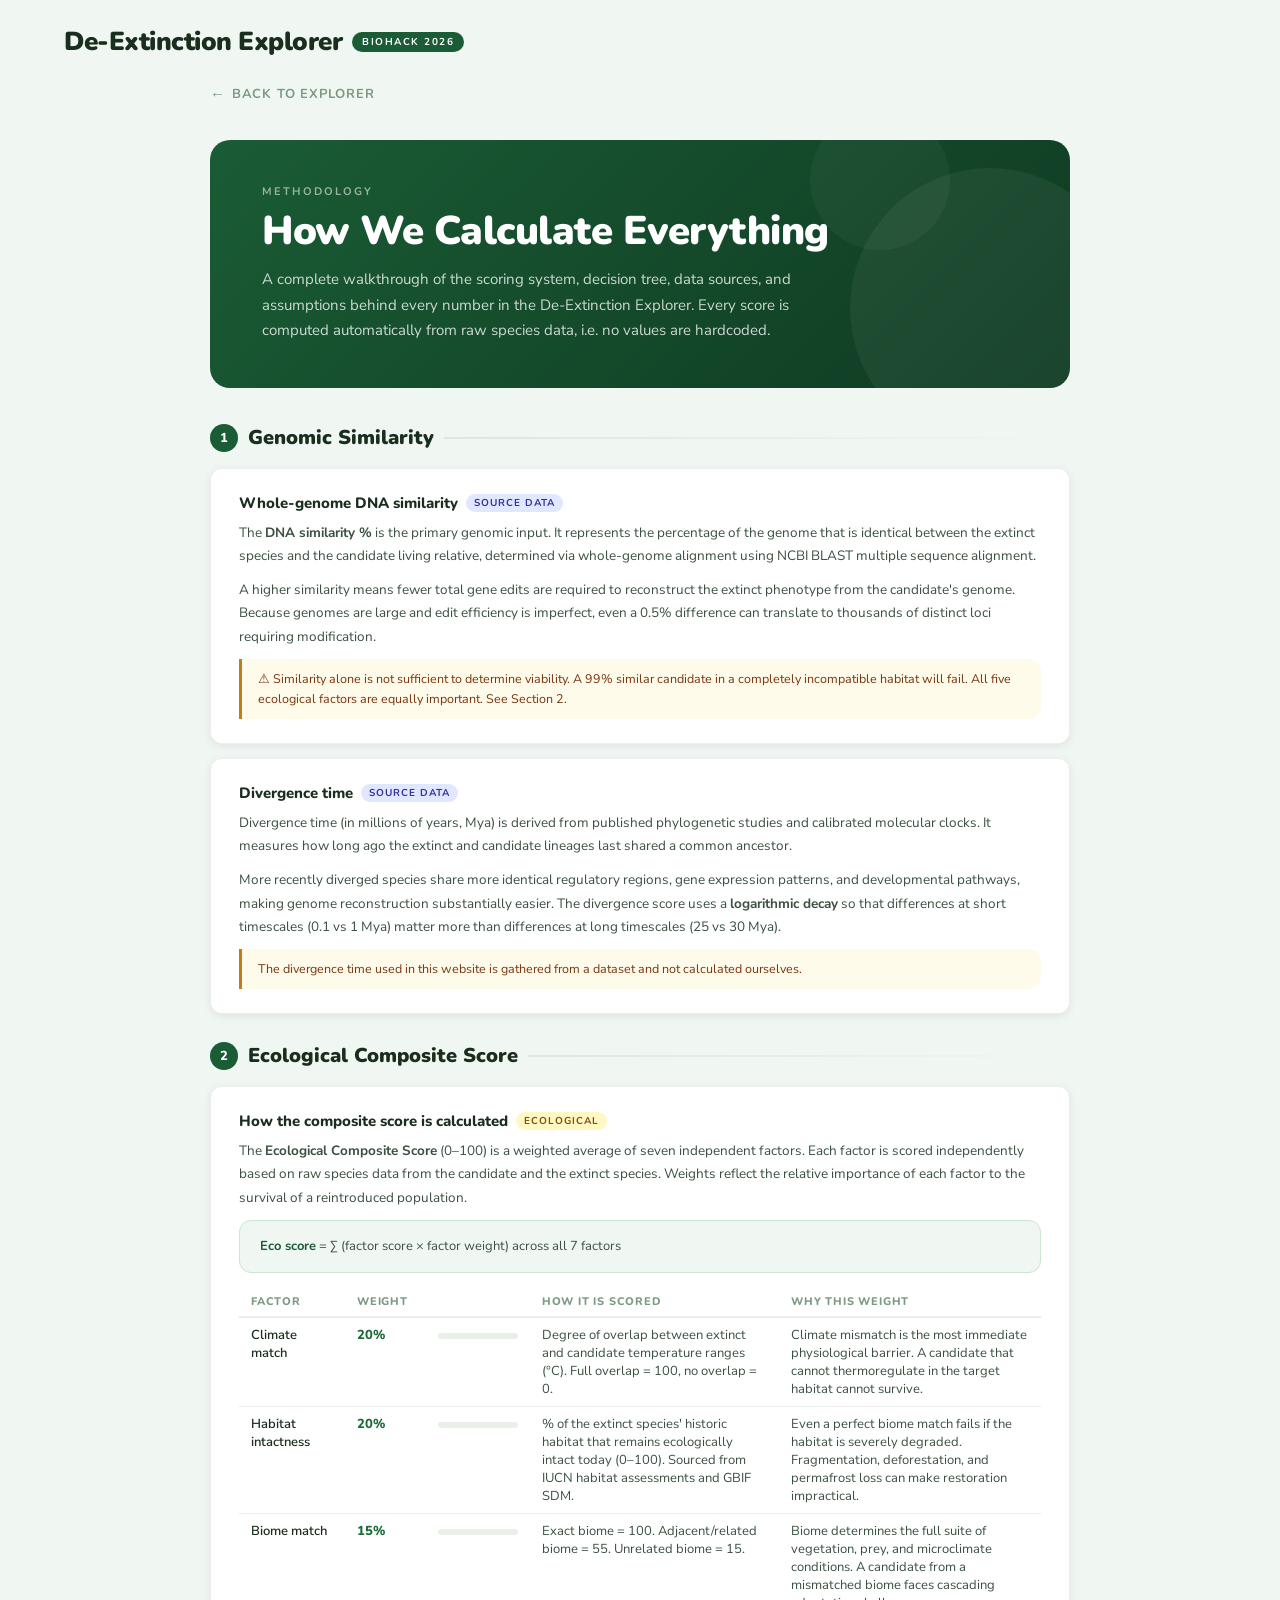
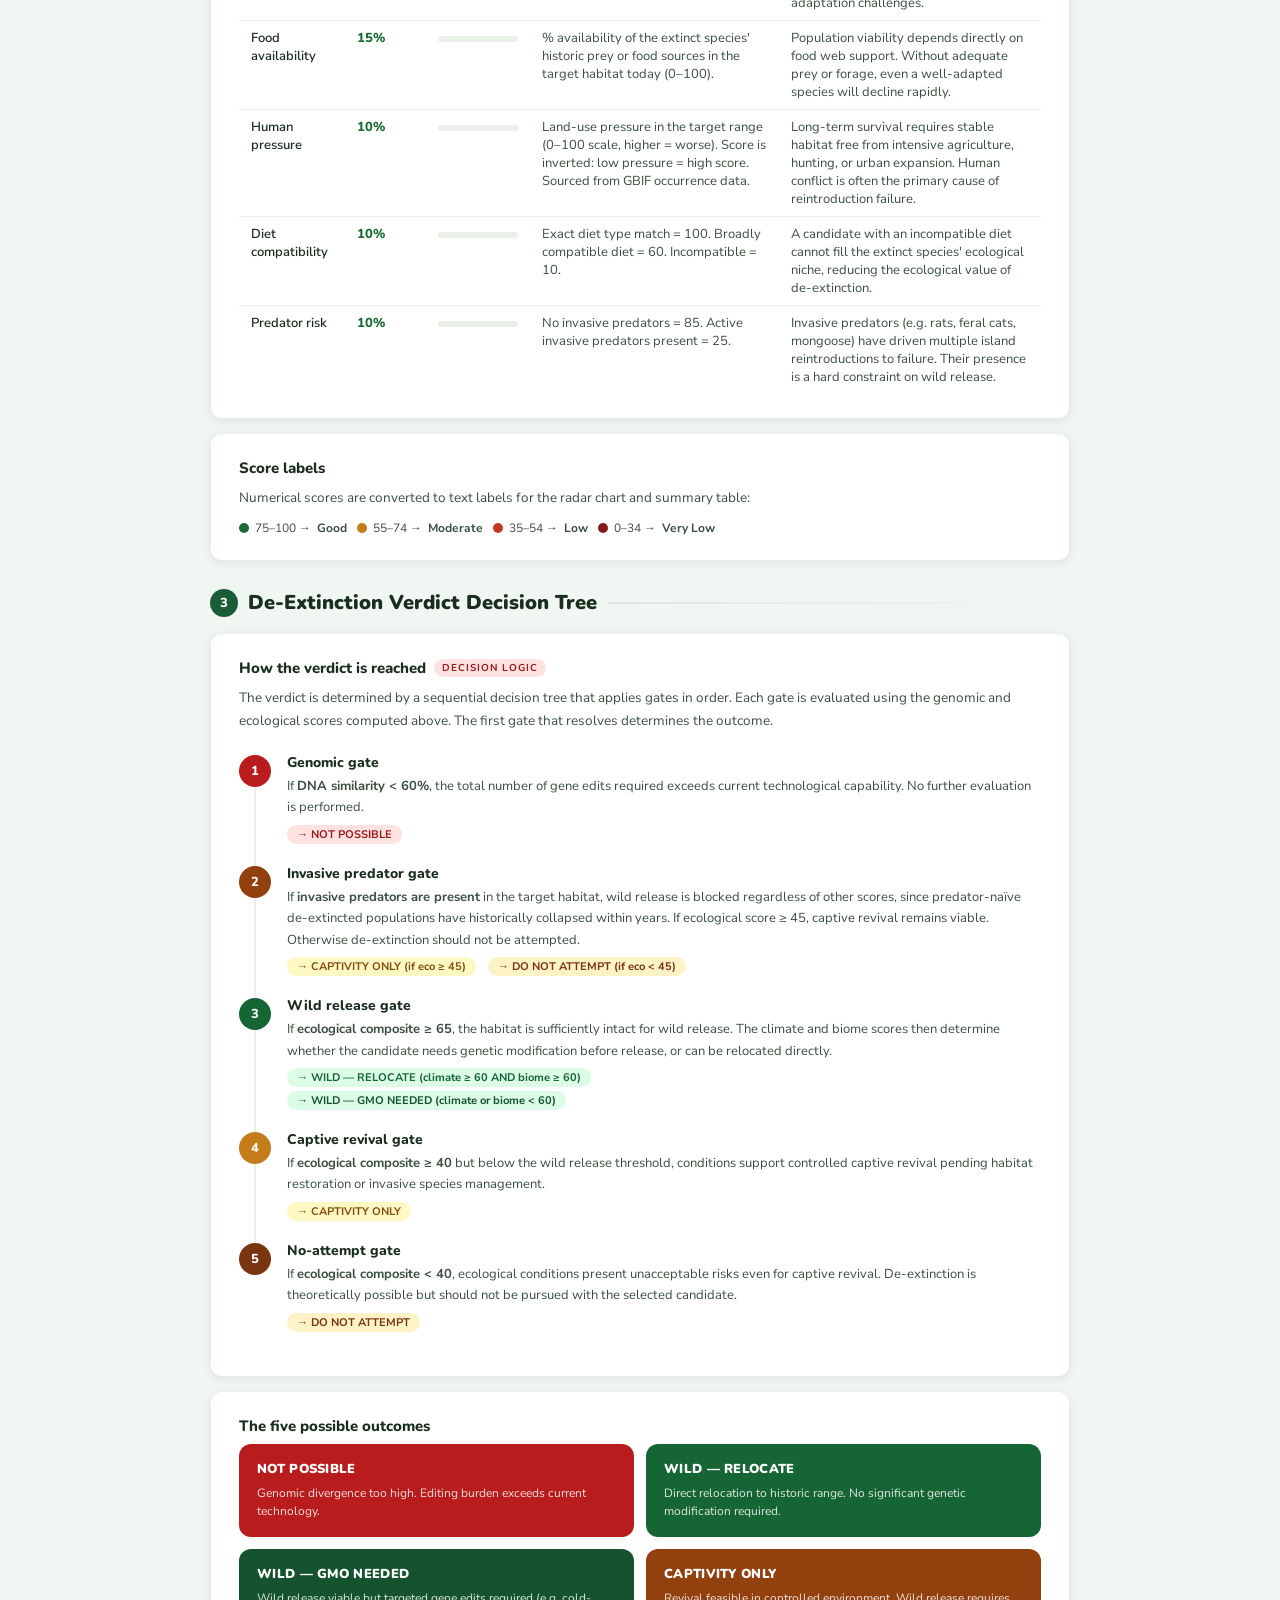
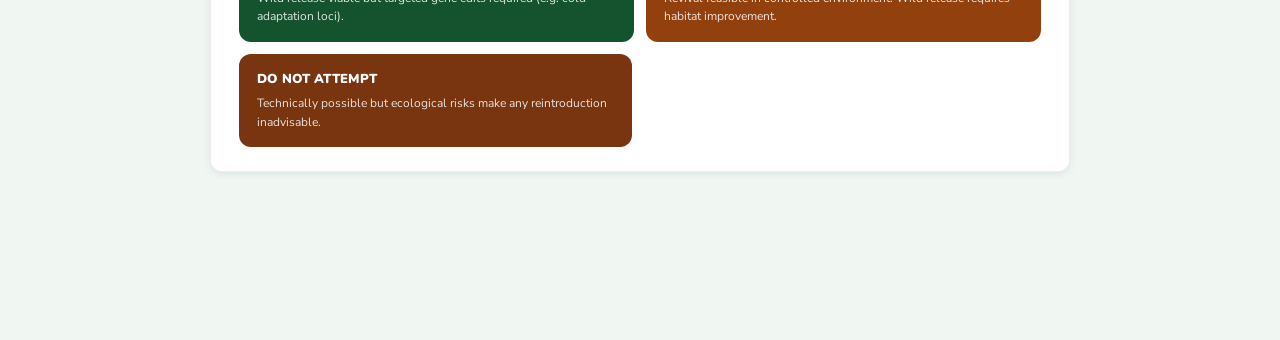
<file: methodology.html>
<!-- BIOHACK 2026 -->
<!-- Team name: rex-the-devs -->

<!DOCTYPE html>
<html lang="en">
<head>
  <meta charset="UTF-8">
  <meta name="viewport" content="width=device-width, initial-scale=1.0">
  <title>How We Calculate Everything · De-Extinction Explorer</title>
  <link rel="stylesheet" href="styles.css">
  <style>
    /* ── Methodology page overrides ─────────────────────────────── */
    .meth-wrap {
      max-width: 860px;
      margin: 0 auto;
      padding: 0 0 80px;
    }

    /* Back link */
    .meth-back {
      display: inline-flex;
      align-items: center;
      gap: 6px;
      font-family: 'Nunito', sans-serif;
      font-weight: 700;
      font-size: 13px;
      color: var(--text-faint);
      text-decoration: none;
      text-transform: uppercase;
      letter-spacing: 0.8px;
      margin-bottom: 36px;
      transition: color 0.15s;
    }
    .meth-back:hover { color: var(--text); }
    .meth-back::before { content: '←'; font-size: 15px; }

    /* Hero banner */
    .meth-hero {
      background: linear-gradient(135deg, #1a5c35 0%, #0f3a22 100%);
      border-radius: var(--radius);
      padding: 44px 52px;
      color: #fff;
      margin-bottom: 36px;
      position: relative;
      overflow: hidden;
    }
    .meth-hero::before {
      content: '';
      position: absolute;
      bottom: -60px; right: -60px;
      width: 280px; height: 280px;
      border-radius: 50%;
      background: rgba(255,255,255,0.05);
      pointer-events: none;
    }
    .meth-hero::after {
      content: '';
      position: absolute;
      top: -30px; right: 120px;
      width: 140px; height: 140px;
      border-radius: 50%;
      background: rgba(255,255,255,0.04);
      pointer-events: none;
    }
    .meth-hero-tag {
      font-family: 'Nunito', sans-serif;
      font-weight: 700;
      font-size: 11px;
      letter-spacing: 2px;
      text-transform: uppercase;
      opacity: 0.55;
      margin-bottom: 10px;
    }
    .meth-hero-title {
      font-family: 'Nunito', sans-serif;
      font-weight: 900;
      font-size: clamp(28px, 4vw, 40px);
      letter-spacing: -0.5px;
      line-height: 1.1;
      margin-bottom: 14px;
      position: relative;
      z-index: 1;
    }
    .meth-hero-sub {
      font-size: 15px;
      opacity: 0.78;
      line-height: 1.7;
      max-width: 580px;
      position: relative;
      z-index: 1;
    }

    /* Section headings */
    .meth-section {
      margin-bottom: 28px;
    }
    .meth-section-title {
      font-family: 'Nunito', sans-serif;
      font-weight: 900;
      font-size: 20px;
      color: var(--text);
      margin-bottom: 16px;
      display: flex;
      align-items: center;
      gap: 10px;
    }
    .meth-section-title::after {
      content: '';
      flex: 1;
      height: 2px;
      background: linear-gradient(90deg, var(--border), transparent);
      border-radius: 2px;
    }
    .meth-section-num {
      display: inline-flex;
      align-items: center;
      justify-content: center;
      width: 28px; height: 28px;
      border-radius: 50%;
      background: #1a5c35;
      color: #fff;
      font-family: 'Nunito', sans-serif;
      font-weight: 800;
      font-size: 13px;
      flex-shrink: 0;
    }

    /* Cards */
    .meth-card {
      background: var(--white);
      border-radius: var(--radius-sm);
      padding: 24px 28px;
      box-shadow: var(--shadow-sm);
      border: 1.5px solid var(--border);
      margin-bottom: 14px;
    }
    .meth-card-title {
      font-family: 'Nunito', sans-serif;
      font-weight: 800;
      font-size: 15px;
      color: var(--text);
      margin-bottom: 8px;
      display: flex;
      align-items: center;
      gap: 8px;
    }
    .meth-card-title .meth-badge {
      font-size: 10px;
      font-weight: 700;
      letter-spacing: 1px;
      text-transform: uppercase;
      padding: 2px 8px;
      border-radius: 20px;
    }
    .meth-badge.genomic  { background: #dcfce7; color: #166534; }
    .meth-badge.eco      { background: #fef9c3; color: #854d0e; }
    .meth-badge.decision { background: #fee2e2; color: #991b1b; }
    .meth-badge.source   { background: #e0e7ff; color: #3730a3; }

    .meth-card p {
      font-size: 13.5px;
      color: var(--text-mid);
      line-height: 1.75;
      margin-bottom: 10px;
    }
    .meth-card p:last-child { margin-bottom: 0; }

    /* Factor weight table */
    .factor-table {
      width: 100%;
      border-collapse: collapse;
      font-size: 13px;
      margin-top: 4px;
    }
    .factor-table th {
      text-align: left;
      padding: 7px 12px;
      font-family: 'Nunito', sans-serif;
      font-weight: 800;
      font-size: 11px;
      letter-spacing: 0.8px;
      text-transform: uppercase;
      color: var(--text-faint);
      border-bottom: 2px solid var(--border);
    }
    .factor-table td {
      padding: 8px 12px;
      border-bottom: 1px solid var(--border);
      color: var(--text-mid);
      vertical-align: top;
    }
    .factor-table tr:last-child td { border-bottom: none; }
    .factor-table tr:hover td { background: #f8fbf8; }
    .factor-table .ft-name { font-weight: 600; color: var(--text); }
    .factor-table .ft-weight {
      font-family: 'Nunito', sans-serif;
      font-weight: 800;
      color: #1a6b35;
    }
    .ft-bar-wrap {
      width: 80px;
      height: 6px;
      background: #e8f0e8;
      border-radius: 3px;
      overflow: hidden;
      display: inline-block;
      vertical-align: middle;
      margin-left: 6px;
    }
    .ft-bar { height: 100%; border-radius: 3px; background: #1a6b35; }

    /* Decision tree flow */
    .flow {
      display: flex;
      flex-direction: column;
      gap: 0;
    }
    .flow-step {
      display: flex;
      gap: 16px;
      align-items: flex-start;
      position: relative;
    }
    .flow-step::before {
      content: '';
      position: absolute;
      left: 15px;
      top: 32px;
      bottom: -4px;
      width: 2px;
      background: var(--border);
    }
    .flow-step:last-child::before { display: none; }
    .flow-dot {
      width: 32px; height: 32px;
      border-radius: 50%;
      display: flex;
      align-items: center;
      justify-content: center;
      font-family: 'Nunito', sans-serif;
      font-weight: 800;
      font-size: 13px;
      color: #fff;
      flex-shrink: 0;
      margin-top: 2px;
      z-index: 1;
    }
    .flow-body {
      flex: 1;
      padding-bottom: 20px;
    }
    .flow-title {
      font-family: 'Nunito', sans-serif;
      font-weight: 800;
      font-size: 14px;
      color: var(--text);
      margin-bottom: 4px;
    }
    .flow-desc {
      font-size: 13px;
      color: var(--text-mid);
      line-height: 1.65;
    }
    .flow-outcome {
      display: inline-block;
      margin-top: 6px;
      padding: 2px 10px;
      border-radius: 20px;
      font-size: 11px;
      font-weight: 700;
    }
    .fo-green  { background: #dcfce7; color: #166534; }
    .fo-amber  { background: #fef9c3; color: #854d0e; }
    .fo-red    { background: #fee2e2; color: #991b1b; }
    .fo-brown  { background: #fef3c7; color: #78350f; }

    /* Verdict outcome grid */
    .verdict-grid {
      display: grid;
      grid-template-columns: repeat(2, 1fr);
      gap: 12px;
      margin-top: 4px;
    }
    .verdict-item {
      border-radius: var(--radius-sm);
      padding: 16px 18px;
      color: #fff;
    }
    .verdict-item-name {
      font-family: 'Nunito', sans-serif;
      font-weight: 900;
      font-size: 13px;
      letter-spacing: 0.3px;
      margin-bottom: 6px;
    }
    .verdict-item-desc {
      font-size: 12px;
      opacity: 0.85;
      line-height: 1.55;
    }

    /* Score label key */
    .score-labels {
      display: flex;
      gap: 10px;
      flex-wrap: wrap;
      margin-top: 6px;
    }
    .score-label-item {
      display: flex;
      align-items: center;
      gap: 6px;
      font-size: 12px;
      color: var(--text-mid);
    }
    .sl-dot {
      width: 10px; height: 10px;
      border-radius: 50%;
      flex-shrink: 0;
    }

    /* Source chips */
    .source-chips {
      display: flex;
      flex-wrap: wrap;
      gap: 8px;
      margin-top: 8px;
    }
    .source-chip {
      background: #f0f7f2;
      border: 1.5px solid #d0e8d8;
      border-radius: 20px;
      padding: 4px 12px;
      font-size: 11px;
      font-weight: 600;
      color: var(--text-mid);
      text-decoration: none;
      transition: all 0.15s;
    }
    .source-chip:hover { background: #d0e8d8; color: var(--text); }

    /* Formula box */
    .formula-box {
      background: #f0f7f2;
      border: 1.5px solid #c8e6d0;
      border-radius: var(--radius-sm);
      padding: 14px 20px;
      font-family: 'Nunito', monospace;
      font-size: 13px;
      color: var(--text-mid);
      margin: 10px 0;
      line-height: 1.8;
    }
    .formula-box strong { color: #1a5c35; }

    /* Inline note */
    .meth-note {
      background: #fffbeb;
      border-left: 3px solid #c47c1a;
      padding: 10px 16px;
      border-radius: 0 var(--radius-sm) var(--radius-sm) 0;
      font-size: 12.5px;
      color: #78350f;
      line-height: 1.6;
      margin-top: 10px;
    }
  </style>
</head>
<body>
<div id="app">

  <!-- ── Header ─────────────────────────────────────────────── -->
  <header>
    <div class="logo">
      De-Extinction Explorer
      <span class="logo-badge">BioHack 2026</span>
    </div>
  </header>

  <div class="meth-wrap">

    <a href="index.html" class="meth-back">Back to Explorer</a>

    <!-- Hero banner -->
    <div class="meth-hero">
      <div class="meth-hero-tag">Methodology</div>
      <div class="meth-hero-title">How We Calculate Everything</div>
      <div class="meth-hero-sub">
        A complete walkthrough of the scoring system, decision tree, data sources, and assumptions
        behind every number in the De-Extinction Explorer. Every score is computed automatically
        from raw species data, i.e. no values are hardcoded.
      </div>
    </div>

    <!-- ── 1. Genomic Similarity ────────────────────────────────── -->
    <div class="meth-section">
      <div class="meth-section-title">
        <span class="meth-section-num">1</span>
        Genomic Similarity
      </div>

      <div class="meth-card">
        <div class="meth-card-title">
          Whole-genome DNA similarity
          <span class="meth-badge source">Source data</span>
        </div>
        <p>
          The <strong>DNA similarity %</strong> is the primary genomic input. It represents
          the percentage of the genome that is identical between the extinct species and the
          candidate living relative, determined via whole-genome alignment using
          NCBI BLAST multiple sequence alignment.
        </p>
        <p>
          A higher similarity means fewer total gene edits are required to reconstruct the
          extinct phenotype from the candidate's genome. Because genomes are large and
          edit efficiency is imperfect, even a 0.5% difference can translate to thousands
          of distinct loci requiring modification.
        </p>
        <div class="meth-note">
          ⚠ Similarity alone is not sufficient to determine viability. A 99% similar
          candidate in a completely incompatible habitat will fail. All five ecological
          factors are equally important. See Section 2.
        </div>
      </div>

      <div class="meth-card">
        <div class="meth-card-title">
          Divergence time
          <span class="meth-badge source">Source data</span>
        </div>
        <p>
          Divergence time (in millions of years, Mya) is derived from published phylogenetic
          studies and calibrated molecular clocks. It measures how long ago the extinct
          and candidate lineages last shared a common ancestor.
        </p>
        <p>
          More recently diverged species share more identical regulatory regions, gene
          expression patterns, and developmental pathways, making genome reconstruction
          substantially easier. The divergence score uses a <strong>logarithmic decay</strong>
          so that differences at short timescales (0.1 vs 1 Mya) matter more than differences
          at long timescales (25 vs 30 Mya).
        </p>
        <div class="meth-note">
          The divergence time used in this website is gathered from a dataset and not calculated ourselves.
        </div>
      </div>
    </div>

    <!-- ── 2. Ecological Score ───────────────────────────────────── -->
    <div class="meth-section">
      <div class="meth-section-title">
        <span class="meth-section-num">2</span>
        Ecological Composite Score
      </div>

      <div class="meth-card">
        <div class="meth-card-title">
          How the composite score is calculated
          <span class="meth-badge eco">Ecological</span>
        </div>
        <p>
          The <strong>Ecological Composite Score</strong> (0–100) is a weighted average
          of seven independent factors. Each factor is scored independently based on raw
          species data from the candidate and the extinct species. Weights reflect the
          relative importance of each factor to the survival of a reintroduced population.
        </p>
        <div class="formula-box">
          <strong>Eco score</strong> = Σ (factor score × factor weight) across all 7 factors
        </div>

        <table class="factor-table" style="margin-top:14px;">
          <thead>
            <tr>
              <th>Factor</th>
              <th>Weight</th>
              <th style="min-width:90px;"></th>
              <th>How it is scored</th>
              <th>Why this weight</th>
            </tr>
          </thead>
          <tbody>
            <tr>
              <td class="ft-name">Climate match</td>
              <td class="ft-weight">20%</td>
              <td><span class="ft-bar-wrap"><span class="ft-bar" style="width:100%"></span></span></td>
              <td>Degree of overlap between extinct and candidate temperature ranges (°C). Full overlap = 100, no overlap = 0.</td>
              <td>Climate mismatch is the most immediate physiological barrier. A candidate that cannot thermoregulate in the target habitat cannot survive.</td>
            </tr>
            <tr>
              <td class="ft-name">Habitat intactness</td>
              <td class="ft-weight">20%</td>
              <td><span class="ft-bar-wrap"><span class="ft-bar" style="width:100%"></span></span></td>
              <td>% of the extinct species' historic habitat that remains ecologically intact today (0–100). Sourced from IUCN habitat assessments and GBIF SDM.</td>
              <td>Even a perfect biome match fails if the habitat is severely degraded. Fragmentation, deforestation, and permafrost loss can make restoration impractical.</td>
            </tr>
            <tr>
              <td class="ft-name">Biome match</td>
              <td class="ft-weight">15%</td>
              <td><span class="ft-bar-wrap"><span class="ft-bar" style="width:75%"></span></span></td>
              <td>Exact biome = 100. Adjacent/related biome = 55. Unrelated biome = 15.</td>
              <td>Biome determines the full suite of vegetation, prey, and microclimate conditions. A candidate from a mismatched biome faces cascading adaptation challenges.</td>
            </tr>
            <tr>
              <td class="ft-name">Food availability</td>
              <td class="ft-weight">15%</td>
              <td><span class="ft-bar-wrap"><span class="ft-bar" style="width:75%"></span></span></td>
              <td>% availability of the extinct species' historic prey or food sources in the target habitat today (0–100).</td>
              <td>Population viability depends directly on food web support. Without adequate prey or forage, even a well-adapted species will decline rapidly.</td>
            </tr>
            <tr>
              <td class="ft-name">Human pressure</td>
              <td class="ft-weight">10%</td>
              <td><span class="ft-bar-wrap"><span class="ft-bar" style="width:50%"></span></span></td>
              <td>Land-use pressure in the target range (0–100 scale, higher = worse). Score is inverted: low pressure = high score. Sourced from GBIF occurrence data.</td>
              <td>Long-term survival requires stable habitat free from intensive agriculture, hunting, or urban expansion. Human conflict is often the primary cause of reintroduction failure.</td>
            </tr>
            <tr>
              <td class="ft-name">Diet compatibility</td>
              <td class="ft-weight">10%</td>
              <td><span class="ft-bar-wrap"><span class="ft-bar" style="width:50%"></span></span></td>
              <td>Exact diet type match = 100. Broadly compatible diet = 60. Incompatible = 10.</td>
              <td>A candidate with an incompatible diet cannot fill the extinct species' ecological niche, reducing the ecological value of de-extinction.</td>
            </tr>
            <tr>
              <td class="ft-name">Predator risk</td>
              <td class="ft-weight">10%</td>
              <td><span class="ft-bar-wrap"><span class="ft-bar" style="width:50%"></span></span></td>
              <td>No invasive predators = 85. Active invasive predators present = 25.</td>
              <td>Invasive predators (e.g. rats, feral cats, mongoose) have driven multiple island reintroductions to failure. Their presence is a hard constraint on wild release.</td>
            </tr>
          </tbody>
        </table>
      </div>

      <div class="meth-card">
        <div class="meth-card-title">Score labels</div>
        <p>Numerical scores are converted to text labels for the radar chart and summary table:</p>
        <div class="score-labels">
          <div class="score-label-item"><span class="sl-dot" style="background:#1a6b35"></span>75–100 → <strong>Good</strong></div>
          <div class="score-label-item"><span class="sl-dot" style="background:#c47c1a"></span>55–74 → <strong>Moderate</strong></div>
          <div class="score-label-item"><span class="sl-dot" style="background:#c0392b"></span>35–54 → <strong>Low</strong></div>
          <div class="score-label-item"><span class="sl-dot" style="background:#7f1d1d"></span>0–34 → <strong>Very Low</strong></div>
        </div>
      </div>
    </div>

    <!-- ── 3. Decision Tree ──────────────────────────────────────── -->
    <div class="meth-section">
      <div class="meth-section-title">
        <span class="meth-section-num">3</span>
        De-Extinction Verdict Decision Tree
      </div>

      <div class="meth-card">
        <div class="meth-card-title">
          How the verdict is reached
          <span class="meth-badge decision">Decision logic</span>
        </div>
        <p>
          The verdict is determined by a sequential decision tree that applies gates in order.
          Each gate is evaluated using the genomic and ecological scores computed above.
          The first gate that resolves determines the outcome.
        </p>

        <div class="flow" style="margin-top:20px;">

          <div class="flow-step">
            <div class="flow-dot" style="background:#b91c1c;">1</div>
            <div class="flow-body">
              <div class="flow-title">Genomic gate</div>
              <div class="flow-desc">
                If <strong>DNA similarity &lt; 60%</strong>, the total number of gene edits
                required exceeds current technological capability. No further evaluation is
                performed.
              </div>
              <span class="flow-outcome fo-red">→ NOT POSSIBLE</span>
            </div>
          </div>

          <div class="flow-step">
            <div class="flow-dot" style="background:#92400e;">2</div>
            <div class="flow-body">
              <div class="flow-title">Invasive predator gate</div>
              <div class="flow-desc">
                If <strong>invasive predators are present</strong> in the target habitat,
                wild release is blocked regardless of other scores, since predator-naïve
                de-extincted populations have historically collapsed within years.
                If ecological score ≥ 45, captive revival remains viable.
                Otherwise de-extinction should not be attempted.
              </div>
              <span class="flow-outcome fo-amber">→ CAPTIVITY ONLY (if eco ≥ 45)</span>
              &nbsp;
              <span class="flow-outcome fo-brown">→ DO NOT ATTEMPT (if eco &lt; 45)</span>
            </div>
          </div>

          <div class="flow-step">
            <div class="flow-dot" style="background:#166534;">3</div>
            <div class="flow-body">
              <div class="flow-title">Wild release gate</div>
              <div class="flow-desc">
                If <strong>ecological composite ≥ 65</strong>, the habitat is sufficiently
                intact for wild release. The climate and biome scores then determine whether
                the candidate needs genetic modification before release, or can be relocated
                directly.
              </div>
              <span class="flow-outcome fo-green">→ WILD — RELOCATE (climate ≥ 60 AND biome ≥ 60)</span>
              <br style="margin-bottom:4px;">
              <span class="flow-outcome fo-green" style="background:#dcfce7;color:#14532d;margin-top:4px;">→ WILD — GMO NEEDED (climate or biome &lt; 60)</span>
            </div>
          </div>

          <div class="flow-step">
            <div class="flow-dot" style="background:#c47c1a;">4</div>
            <div class="flow-body">
              <div class="flow-title">Captive revival gate</div>
              <div class="flow-desc">
                If <strong>ecological composite ≥ 40</strong> but below the wild release
                threshold, conditions support controlled captive revival pending habitat
                restoration or invasive species management.
              </div>
              <span class="flow-outcome fo-amber">→ CAPTIVITY ONLY</span>
            </div>
          </div>

          <div class="flow-step">
            <div class="flow-dot" style="background:#78350f;">5</div>
            <div class="flow-body">
              <div class="flow-title">No-attempt gate</div>
              <div class="flow-desc">
                If <strong>ecological composite &lt; 40</strong>, ecological conditions present
                unacceptable risks even for captive revival. De-extinction is theoretically
                possible but should not be pursued with the selected candidate.
              </div>
              <span class="flow-outcome fo-brown">→ DO NOT ATTEMPT</span>
            </div>
          </div>

        </div>
      </div>

      <!-- Verdict outcomes reference -->
      <div class="meth-card">
        <div class="meth-card-title">The five possible outcomes</div>
        <div class="verdict-grid">
          <div class="verdict-item" style="background:#b91c1c;">
            <div class="verdict-item-name">NOT POSSIBLE</div>
            <div class="verdict-item-desc">Genomic divergence too high. Editing burden exceeds current technology.</div>
          </div>
          <div class="verdict-item" style="background:#166534;">
            <div class="verdict-item-name">WILD — RELOCATE</div>
            <div class="verdict-item-desc">Direct relocation to historic range. No significant genetic modification required.</div>
          </div>
          <div class="verdict-item" style="background:#14532d;">
            <div class="verdict-item-name">WILD — GMO NEEDED</div>
            <div class="verdict-item-desc">Wild release viable but targeted gene edits required (e.g. cold-adaptation loci).</div>
          </div>
          <div class="verdict-item" style="background:#92400e;">
            <div class="verdict-item-name">CAPTIVITY ONLY</div>
            <div class="verdict-item-desc">Revival feasible in controlled environment. Wild release requires habitat improvement.</div>
          </div>
          <div class="verdict-item" style="background:#78350f; grid-column: 1 / -1; max-width: 49%;">
            <div class="verdict-item-name">DO NOT ATTEMPT</div>
            <div class="verdict-item-desc">Technically possible but ecological risks make any reintroduction inadvisable.</div>
          </div>
        </div>
      </div>
    </div>

  </div><!-- /meth-wrap -->
</div><!-- /app -->
</body>
</html>
</file>
<file: styles.css>
/* 

BIOHACK 2026 
Team name: rex-the-devs

*/

@import url('https://fonts.googleapis.com/css2?family=Nunito:wght@400;600;700;800;900&family=Nunito+Sans:wght@300;400;600&display=swap');

/* ── Tokens ──────────────────────────────────────────────────────── */
:root {
  --bg:         #f0f7f2;
  --white:      #ffffff;
  --text:       #1a2e1e;
  --text-mid:   #3a5040;
  --text-faint: #7a9a82;
  --border:     rgba(0,0,0,0.07);
  --shadow-sm:  0 2px 8px rgba(0,0,0,0.08);
  --shadow-md:  0 6px 24px rgba(0,0,0,0.12);
  --shadow-lg:  0 12px 40px rgba(0,0,0,0.16);
  --radius:     20px;
  --radius-sm:  12px;
}

/* ── Reset ───────────────────────────────────────────────────────── */
* { margin: 0; padding: 0; box-sizing: border-box; }
html { scroll-behavior: smooth; }

body {
  background: var(--bg);
  font-family: 'Nunito Sans', sans-serif;
  font-weight: 400;
  color: var(--text);
  min-height: 100vh;
}

/* ── Layout ──────────────────────────────────────────────────────── */
#app {
  max-width: 1200px;
  margin: 0 auto;
  padding: 24px 20px 60px;
}

/* ── Header ──────────────────────────────────────────────────────── */
header {
  display: flex;
  align-items: center;
  justify-content: space-between;
  padding: 0 4px 24px;
}

.logo {
  font-family: 'Nunito', sans-serif;
  font-weight: 900;
  font-size: 26px;
  color: var(--text);
  letter-spacing: -0.5px;
  display: flex;
  align-items: center;
  gap: 10px;
}

.logo-badge {
  background: #1a5c35;
  color: #fff;
  font-size: 10px;
  font-weight: 700;
  letter-spacing: 1.5px;
  padding: 3px 10px;
  border-radius: 20px;
  text-transform: uppercase;
}

nav {
  display: flex;
  gap: 28px;
  align-items: center;
}

nav a {
  font-family: 'Nunito', sans-serif;
  font-weight: 700;
  font-size: 13px;
  letter-spacing: 0.8px;
  color: var(--text-faint);
  text-decoration: none;
  text-transform: uppercase;
  transition: color 0.15s;
}

nav a:hover { color: var(--text); }

/* ── Main area ───────────────────────────────────────────────────── */
.main-area {
  display: grid;
  grid-template-columns: 440px 1fr;
  gap: 20px;
  align-items: start;
}

/* ── Species stack (left) — 2×3 grid ─────────────────────────────── */
.species-stack {
  display: grid;
  grid-template-columns: 1fr 1fr;
  gap: 12px;
}

/* ── Species card ────────────────────────────────────────────────── */
.species-card {
  border-radius: var(--radius);
  padding: 16px 14px 18px;
  cursor: pointer;
  transition: transform 0.2s ease, box-shadow 0.2s ease;
  box-shadow: var(--shadow-sm);
  position: relative;
  overflow: hidden;
  border: 2px solid transparent;
}

.species-card:hover {
  transform: translateY(-3px);
  box-shadow: var(--shadow-md);
}

.species-card.active {
  border-color: currentColor;
  transform: translateY(-5px);
  box-shadow: var(--shadow-lg);
}

/* Decorative leaf shapes */
.species-card::before {
  content: '';
  position: absolute;
  bottom: -12px; right: -12px;
  width: 64px; height: 64px;
  border-radius: 50%;
  background: rgba(255,255,255,0.2);
  pointer-events: none;
}

.species-card::after {
  content: '';
  position: absolute;
  top: -8px; left: -8px;
  width: 40px; height: 40px;
  border-radius: 50%;
  background: rgba(255,255,255,0.15);
  pointer-events: none;
}

.card-emoji {
  font-size: 44px;
  display: block;
  margin-bottom: 8px;
  filter: drop-shadow(0 2px 4px rgba(0,0,0,0.1));
  transition: transform 0.2s;
  position: relative;
  z-index: 1;
}

.species-card:hover .card-emoji { transform: scale(1.08) rotate(-3deg); }

.card-name {
  font-family: 'Nunito', sans-serif;
  font-weight: 800;
  font-size: 14px;
  line-height: 1.2;
  margin-bottom: 2px;
  position: relative;
  z-index: 1;
}

.card-sci {
  font-size: 10px;
  font-style: italic;
  opacity: 0.7;
  line-height: 1.3;
  position: relative;
  z-index: 1;
}

.card-period {
  font-size: 10px;
  font-weight: 600;
  opacity: 0.65;
  margin-top: 5px;
  position: relative;
  z-index: 1;
}

/* Active dot */
.card-dot {
  position: absolute;
  top: 12px; right: 12px;
  width: 8px; height: 8px;
  border-radius: 50%;
  background: rgba(0,0,0,0.2);
  opacity: 0;
  transition: opacity 0.2s;
  z-index: 1;
}

.species-card.active .card-dot { opacity: 1; background: rgba(0,0,0,0.35); }

/* ── Hero panel (right) ──────────────────────────────────────────── */
#hero {
  border-radius: var(--radius);
  min-height: 460px;
  padding: 40px 44px;
  position: relative;
  overflow: hidden;
  box-shadow: var(--shadow-lg);
  transition: background 0.4s ease;
}

/* Decorative circles in hero */
.hero-deco {
  position: absolute;
  border-radius: 50%;
  pointer-events: none;
}

.hero-deco-1 {
  width: 320px; height: 320px;
  bottom: -80px; right: -80px;
  background: rgba(255,255,255,0.06);
}

.hero-deco-2 {
  width: 180px; height: 180px;
  top: -40px; right: 120px;
  background: rgba(255,255,255,0.04);
}

.hero-deco-3 {
  width: 100px; height: 100px;
  top: 20px; right: 60px;
  background: rgba(255,255,255,0.07);
}

/* Hero content */
.hero-inner {
  display: grid;
  grid-template-columns: 1fr auto;
  gap: 24px;
  align-items: start;
  position: relative;
  z-index: 2;
}

.hero-left { display: flex; flex-direction: column; gap: 0; }

.hero-tag {
  font-family: 'Nunito', sans-serif;
  font-weight: 700;
  font-size: 11px;
  letter-spacing: 2px;
  text-transform: uppercase;
  opacity: 0.65;
  margin-bottom: 8px;
}

.hero-name {
  font-family: 'Nunito', sans-serif;
  font-weight: 900;
  font-size: clamp(28px, 4vw, 42px);
  line-height: 1.05;
  letter-spacing: -1px;
  margin-bottom: 6px;
}

.hero-sci {
  font-size: 14px;
  font-style: italic;
  opacity: 0.65;
  margin-bottom: 16px;
}

.hero-desc {
  font-size: 14px;
  line-height: 1.7;
  opacity: 0.82;
  max-width: 480px;
  margin-bottom: 24px;
}

.hero-emoji {
  font-size: 120px;
  filter: drop-shadow(0 8px 24px rgba(0,0,0,0.15));
  transition: transform 0.3s ease;
  flex-shrink: 0;
  margin-top: -8px;
}

/* Fact chips */
.hero-facts {
  display: flex;
  flex-wrap: wrap;
  gap: 6px;
  margin-bottom: 24px;
}

.fact-chip {
  background: rgba(255,255,255,0.16);
  border: 1px solid rgba(255,255,255,0.22);
  border-radius: 20px;
  padding: 4px 10px;
  font-size: 11px;
  font-weight: 600;
  backdrop-filter: blur(4px);
  white-space: nowrap;
}

.fact-chip span {
  opacity: 0.6;
  font-weight: 400;
  margin-right: 4px;
  font-size: 10px;
}

/* CTA button */
.hero-cta {
  display: inline-flex;
  align-items: center;
  gap: 8px;
  background: rgba(255,255,255,0.22);
  border: 2px solid rgba(255,255,255,0.5);
  color: inherit;
  font-family: 'Nunito', sans-serif;
  font-weight: 800;
  font-size: 13px;
  letter-spacing: 0.5px;
  text-transform: uppercase;
  padding: 12px 24px;
  border-radius: 40px;
  cursor: pointer;
  transition: all 0.2s;
  backdrop-filter: blur(4px);
}

.hero-cta:hover { background: rgba(255,255,255,0.35); transform: translateY(-1px); }

/* Dots indicator */
.hero-dots {
  position: absolute;
  bottom: 24px; left: 44px;
  display: flex; gap: 8px;
  z-index: 2;
}

.hero-dot {
  width: 8px; height: 8px;
  border-radius: 50%;
  background: rgba(255,255,255,0.35);
  cursor: pointer;
  transition: all 0.2s;
}

.hero-dot.active {
  background: rgba(255,255,255,0.9);
  width: 24px;
  border-radius: 4px;
}

/* ── Sections below ──────────────────────────────────────────────── */
.section {
  display: none;
  margin-top: 20px;
  animation: fadeUp 0.3s ease;
}

.section.open { display: block; }

@keyframes fadeUp {
  from { opacity: 0; transform: translateY(12px); }
  to   { opacity: 1; transform: none; }
}

.section-title {
  font-family: 'Nunito', sans-serif;
  font-weight: 900;
  font-size: 22px;
  color: var(--text);
  margin-bottom: 14px;
  display: flex;
  align-items: center;
  gap: 10px;
}

.section-title::after {
  content: '';
  flex: 1;
  height: 2px;
  background: linear-gradient(90deg, var(--border), transparent);
  border-radius: 2px;
}

/* Dots indicator */
.hero-dots {
  position: absolute;
  bottom: 24px; left: 44px;
  display: flex; gap: 8px;
  z-index: 2;
}

.hero-dot {
  width: 8px; height: 8px;
  border-radius: 50%;
  background: rgba(255,255,255,0.35);
  cursor: pointer;
  transition: all 0.2s;
}

.hero-dot.active {
  background: rgba(255,255,255,0.9);
  width: 24px;
  border-radius: 4px;
}

/* CTA button */
.hero-cta {
  display: inline-flex;
  align-items: center;
  gap: 8px;
  background: rgba(255,255,255,0.22);
  border: 2px solid rgba(255,255,255,0.5);
  color: inherit;
  font-family: 'Nunito', sans-serif;
  font-weight: 800;
  font-size: 13px;
  letter-spacing: 0.5px;
  text-transform: uppercase;
  padding: 12px 24px;
  border-radius: 40px;
  cursor: pointer;
  transition: all 0.2s;
  backdrop-filter: blur(4px);
}

.hero-cta:hover { background: rgba(255,255,255,0.35); transform: translateY(-1px); }

/* ── Sections ────────────────────────────────────────────────────── */
.section {
  display: none;
  margin-top: 24px;
  animation: fadeUp 0.3s ease;
}

.section.open { display: block; }

@keyframes fadeUp {
  from { opacity: 0; transform: translateY(10px); }
  to   { opacity: 1; transform: none; }
}

.section-title {
  font-family: 'Nunito', sans-serif;
  font-weight: 900;
  font-size: 20px;
  color: var(--text);
  margin-bottom: 14px;
  display: flex;
  align-items: center;
  gap: 10px;
}

.section-title::after {
  content: '';
  flex: 1;
  height: 2px;
  background: linear-gradient(90deg, var(--border), transparent);
  border-radius: 2px;
}

/* ── Candidate cards ─────────────────────────────────────────────── */
.candidate-grid {
  display: grid;
  grid-template-columns: repeat(2, 1fr);
  gap: 14px;
}

.candidate-card {
  background: var(--white);
  border-radius: var(--radius-sm);
  padding: 20px;
  cursor: pointer;
  border: 2px solid var(--border);
  transition: all 0.18s;
  box-shadow: var(--shadow-sm);
  position: relative;
}

.candidate-card:hover { border-color: #1a5c35; box-shadow: var(--shadow-md); transform: translateY(-2px); }
.candidate-card.selected { border-color: #1a5c35; box-shadow: var(--shadow-md); background: #f0f7f2; }

.cc-top { display: flex; align-items: center; gap: 12px; margin-bottom: 10px; }
.cc-emoji { font-size: 32px; }
.cc-info { flex: 1; }
.cc-name { font-family: 'Nunito', sans-serif; font-weight: 800; font-size: 16px; color: var(--text); line-height: 1.2; }
.cc-sci  { font-size: 11px; font-style: italic; color: var(--text-faint); }
.cc-sim  { font-family: 'Nunito', sans-serif; font-weight: 900; font-size: 28px; color: var(--text); flex-shrink: 0; }

.cc-sim-bar-wrap { height: 6px; background: #e8f0e8; border-radius: 3px; margin-bottom: 12px; overflow: hidden; }
.cc-sim-bar { height: 100%; border-radius: 3px; transition: width 0.8s ease; }

/* Stat grid inside candidate card */
.cc-stats {
  display: grid;
  grid-template-columns: 1fr 1fr;
  gap: 6px;
  margin-top: 4px;
}

.cc-stat {
  background: #f4f8f5;
  border-radius: 8px;
  padding: 6px 10px;
  font-size: 11px;
  color: var(--text-mid);
  line-height: 1.3;
}

.cc-stat-label {
  font-size: 9px;
  font-weight: 700;
  letter-spacing: 0.8px;
  text-transform: uppercase;
  color: var(--text-faint);
  display: block;
  margin-bottom: 1px;
}

.cc-stat-value {
  font-weight: 600;
  color: var(--text);
}

.cc-check {
  position: absolute; top: 12px; right: 12px;
  width: 22px; height: 22px;
  background: #1a5c35; border-radius: 50%;
  display: flex; align-items: center; justify-content: center;
  font-size: 12px; color: #fff;
  opacity: 0; transform: scale(0.5);
  transition: all 0.2s;
}

.candidate-card.selected .cc-check { opacity: 1; transform: scale(1); }

/* ── Analysis panel ──────────────────────────────────────────────── */
.analysis-panel {
  display: none;
  margin-top: 20px;
  animation: fadeUp 0.3s ease;
}

.analysis-panel.open { display: block; }

.analysis-grid {
  display: grid;
  grid-template-columns: 1fr 1fr;
  gap: 16px;
  margin-bottom: 16px;
}

/* Two-thirds + one-third layout */
.analysis-grid.two-thirds {
  grid-template-columns: 1fr 1fr;
}

/* Radar chart wrapper */
.radar-wrap {
  display: flex;
  justify-content: center;
  align-items: center;
}

.analysis-card {
  background: var(--white);
  border-radius: var(--radius-sm);
  padding: 24px;
  box-shadow: var(--shadow-sm);
  border: 1.5px solid var(--border);
}

.ac-title {
  font-family: 'Nunito', sans-serif;
  font-weight: 800;
  font-size: 13px;
  letter-spacing: 1px;
  text-transform: uppercase;
  color: var(--text-faint);
  margin-bottom: 16px;
}

/* Similarity big number */
.sim-big {
  font-family: 'Nunito', sans-serif;
  font-weight: 900;
  font-size: 80px;
  line-height: 1;
  letter-spacing: -2px;
  transition: color 0.4s;
  text-align: center;
}

.sim-unit { font-size: 24px; opacity: 0.5; }

.sim-bar-wrap { height: 8px; background: #e8f0e8; border-radius: 4px; margin: 14px 0 8px; overflow: hidden; }
.sim-bar { height: 100%; border-radius: 4px; transition: width 1s cubic-bezier(.4,0,.2,1); }

/* Sim card centering wrapper */
.sim-card-inner {
  display: flex;
  flex-direction: column;
  align-items: center;
  justify-content: center;
  height: 100%;
  min-height: 160px;
  text-align: center;
}

.sim-card-inner .sim-bar-wrap {
  width: 100%;
}

/* Eco cards — vertical list inside analysis card */
.eco-row {
  display: flex;
  flex-direction: column;
  gap: 8px;
}

.eco-item {
  display: flex;
  align-items: center;
  gap: 10px;
}

.eco-item-left {
  width: 110px;
  flex-shrink: 0;
}

.eco-label {
  font-size: 10px;
  font-weight: 700;
  letter-spacing: 0.8px;
  text-transform: uppercase;
  color: var(--text-faint);
  line-height: 1.3;
}

.eco-item-bar-wrap {
  flex: 1;
  height: 8px;
  background: #e8f0e8;
  border-radius: 4px;
  overflow: hidden;
}

.eco-bar-fill {
  height: 100%;
  border-radius: 4px;
  transition: width 1s ease;
}

.eco-val {
  font-family: 'Nunito', sans-serif;
  font-weight: 800;
  font-size: 12px;
  width: 64px;
  text-align: right;
  flex-shrink: 0;
}

.eco-val.ok   { color: #1a6b35; }
.eco-val.warn { color: #c47c1a; }
.eco-val.bad  { color: #c0392b; }
.eco-bar-fill.ok   { background: #1a6b35; }
.eco-bar-fill.warn { background: #c47c1a; }
.eco-bar-fill.bad  { background: #c0392b; }

/* Summary comparison table */
.summary-table {
  width: 100%;
  border-collapse: collapse;
  font-size: 13px;
}

.summary-table th {
  text-align: left;
  padding: 8px 12px;
  font-family: 'Nunito', sans-serif;
  font-weight: 800;
  font-size: 11px;
  letter-spacing: 0.8px;
  text-transform: uppercase;
  color: var(--text-faint);
  border-bottom: 2px solid var(--border);
}

.summary-table th:not(:first-child) { text-align: center; }

.summary-table td {
  padding: 9px 12px;
  border-bottom: 1px solid var(--border);
  color: var(--text-mid);
  vertical-align: middle;
}

.summary-table td:first-child {
  font-weight: 600;
  color: var(--text);
  font-size: 12px;
}

.summary-table td:not(:first-child) { text-align: center; }

.summary-table tr:last-child td { border-bottom: none; }
.summary-table tr:hover td { background: #f8fbf8; }

.tbl-pill {
  display: inline-block;
  padding: 2px 10px;
  border-radius: 20px;
  font-size: 11px;
  font-weight: 700;
}

.tbl-pill.ok   { background: #dcfce7; color: #166534; }
.tbl-pill.warn { background: #fef9c3; color: #854d0e; }
.tbl-pill.bad  { background: #fee2e2; color: #991b1b; }

/* Extinct column highlight */
.summary-table .col-extinct {
  background: #f0f7f2;
  font-weight: 700;
  color: var(--text);
}

.eco-val.ok   { color: #1a6b35; }
.eco-val.warn { color: #c47c1a; }
.eco-val.bad  { color: #c0392b; }
.eco-bar-fill.ok   { background: #1a6b35; }
.eco-bar-fill.warn { background: #c47c1a; }
.eco-bar-fill.bad  { background: #c0392b; }

/* Phylo tree card */
.phylo-card {
  background: var(--white);
  border-radius: var(--radius-sm);
  padding: 24px;
  box-shadow: var(--shadow-sm);
  border: 1.5px solid var(--border);
  margin-bottom: 16px;
  overflow: hidden;
}

.phylo-card-header {
  display: flex;
  align-items: center;
  justify-content: space-between;
  margin-bottom: 14px;
}

/* Scrollable wrapper — horizontal scroll when tree is wider than the card */
.phylo-scroll {
  overflow-x: auto;
  overflow-y: visible;
  -webkit-overflow-scrolling: touch;
  padding-bottom: 4px;
  /* Custom thin scrollbar */
  scrollbar-width: thin;
  scrollbar-color: #b0cfc0 #f0f7f2;
}

.phylo-scroll::-webkit-scrollbar {
  height: 5px;
}

.phylo-scroll::-webkit-scrollbar-track {
  background: #f0f7f2;
  border-radius: 3px;
}

.phylo-scroll::-webkit-scrollbar-thumb {
  background: #b0cfc0;
  border-radius: 3px;
}

/* SVG has a real pixel width set by JS — never compress it */
#phylo-svg {
  overflow: visible;
  display: block;
  min-width: 100%;
}

/* ── Verdict card ────────────────────────────────────────────────── */
.verdict-card {
  display: none;
  border-radius: var(--radius);
  padding: 0;
  margin-top: 16px;
  box-shadow: var(--shadow-lg);
  position: relative;
  overflow: hidden;
  animation: fadeUp 0.35s ease, verdictBounce 0.5s cubic-bezier(0.175,0.885,0.32,1.275);
  min-height: 260px;
  color: #fff;
}

.verdict-card.open { display: block; }

@keyframes verdictBounce {
  0%  { transform: scale(0.95); }
  60% { transform: scale(1.01); }
  100%{ transform: scale(1); }
}

.verdict-deco {
  position: absolute;
  top: -40px; right: -40px;
  width: 200px; height: 200px;
  border-radius: 50%;
  background: rgba(255,255,255,0.06);
  pointer-events: none;
  z-index: 1;
}

/* ? help button on verdict card */
.verdict-help-btn {
  position: absolute;
  top: 14px;
  right: 16px;
  z-index: 3;
  width: 24px;
  height: 24px;
  border-radius: 50%;
  border: 1.5px solid rgba(255,255,255,0.5);
  background: rgba(255,255,255,0.15);
  color: #fff;
  font-family: 'Nunito', sans-serif;
  font-weight: 800;
  font-size: 13px;
  display: flex;
  align-items: center;
  justify-content: center;
  text-decoration: none;
  transition: all 0.15s;
  backdrop-filter: blur(4px);
  line-height: 1;
}

.verdict-help-btn:hover {
  background: rgba(255,255,255,0.35);
  border-color: rgba(255,255,255,0.9);
}

/* Photo layer — fills the card, sits behind content */
.verdict-img-wrap {
  position: absolute;
  inset: 0;
  z-index: 0;
}

.verdict-img {
  width: 100%;
  height: 100%;
  object-fit: cover;
  object-position: center 30%;
  display: block;
}

.verdict-img-overlay {
  position: absolute;
  inset: 0;
}

/* Content sits on top of image */
.verdict-inner {
  display: grid;
  grid-template-columns: 1fr auto;
  gap: 28px;
  align-items: center;
  position: relative;
  z-index: 2;
  padding: 36px 44px;
}

.verdict-label {
  font-family: 'Nunito', sans-serif;
  font-weight: 700;
  font-size: 11px;
  letter-spacing: 2px;
  text-transform: uppercase;
  opacity: 0.65;
  margin-bottom: 6px;
}

.verdict-title {
  font-family: 'Nunito', sans-serif;
  font-weight: 900;
  font-size: clamp(24px, 3vw, 36px);
  letter-spacing: -0.5px;
  line-height: 1.1;
  margin-bottom: 8px;
}

.verdict-sub { font-size: 14px; opacity: 0.8; line-height: 1.5; margin-bottom: 16px; max-width: 520px; }

.verdict-detail {
  font-size: 13px;
  line-height: 1.75;
  opacity: 0.75;
  max-width: 520px;
}

.verdict-logic {
  background: rgba(255,255,255,0.12);
  border: 1px solid rgba(255,255,255,0.2);
  border-radius: var(--radius-sm);
  padding: 12px 16px;
  font-size: 12px;
  opacity: 0.8;
  line-height: 1.7;
  margin-top: 12px;
  max-width: 520px;
}

.verdict-emoji-big { font-size: 80px; filter: drop-shadow(0 4px 16px rgba(0,0,0,0.15)); flex-shrink: 0; }

/* ── Temperature overlap summary ─────────────────────────────────── */
.temp-overlap-summary {
  display: flex;
  align-items: flex-start;
  gap: 10px;
  margin-top: 12px;
  padding: 10px 14px;
  border-radius: var(--radius-sm);
  font-size: 12px;
  line-height: 1.6;
  font-weight: 600;
  color: var(--text-mid);
  border-left: 3px solid transparent;
}

.temp-overlap-summary.ok   { background: #f0fdf4; border-left-color: #1a6b35; color: #14532d; }
.temp-overlap-summary.warn { background: #fffbeb; border-left-color: #c47c1a; color: #78350f; }
.temp-overlap-summary.bad  { background: #fef2f2; border-left-color: #c0392b; color: #7f1d1d; }

.temp-overlap-icon {
  width: 8px;
  height: 8px;
  border-radius: 50%;
  flex-shrink: 0;
  margin-top: 4px;
}

.temp-overlap-icon.ok   { background: #1a6b35; }
.temp-overlap-icon.warn { background: #c47c1a; }
.temp-overlap-icon.bad  { background: #c0392b; }

/* ── Distribution info button & popup ────────────────────────────── */
.dist-header {
  display: flex;
  align-items: center;
  justify-content: space-between;
  margin-bottom: 10px;
}

.dist-info-btn {
  width: 22px;
  height: 22px;
  border-radius: 50%;
  border: 1.5px solid var(--text-faint);
  background: transparent;
  color: var(--text-faint);
  font-family: 'Nunito', sans-serif;
  font-weight: 800;
  font-size: 12px;
  cursor: pointer;
  display: flex;
  align-items: center;
  justify-content: center;
  transition: all 0.15s;
  flex-shrink: 0;
  line-height: 1;
}

.dist-info-btn:hover {
  background: var(--text-faint);
  color: #fff;
}

/* Popup overlay */
.dist-popup-overlay {
  display: none;
  position: fixed;
  inset: 0;
  background: rgba(0,0,0,0.35);
  z-index: 1000;
  align-items: center;
  justify-content: center;
}

.dist-popup-overlay.open {
  display: flex;
}

.dist-popup {
  background: var(--white);
  border-radius: var(--radius);
  padding: 28px 32px;
  max-width: 480px;
  width: 90%;
  box-shadow: 0 20px 60px rgba(0,0,0,0.2);
  position: relative;
  animation: fadeUp 0.2s ease;
}

.dist-popup-close {
  position: absolute;
  top: 14px;
  right: 16px;
  background: none;
  border: none;
  font-size: 20px;
  color: var(--text-faint);
  cursor: pointer;
  line-height: 1;
  padding: 2px 6px;
  border-radius: 4px;
  transition: background 0.15s;
}

.dist-popup-close:hover { background: #f4f8f5; }

.dist-popup-title {
  font-family: 'Nunito', sans-serif;
  font-weight: 900;
  font-size: 16px;
  color: var(--text);
  margin-bottom: 14px;
  padding-right: 24px;
}

.dist-popup-section {
  margin-bottom: 14px;
}

.dist-popup-section:last-child { margin-bottom: 0; }

.dist-popup-label {
  font-family: 'Nunito', sans-serif;
  font-weight: 800;
  font-size: 11px;
  letter-spacing: 0.8px;
  text-transform: uppercase;
  color: var(--text-faint);
  margin-bottom: 4px;
}

.dist-popup-text {
  font-size: 13px;
  line-height: 1.65;
  color: var(--text-mid);
}

.dist-popup-legend {
  display: flex;
  flex-direction: column;
  gap: 7px;
  margin-top: 6px;
}

.dist-popup-legend-item {
  display: flex;
  align-items: center;
  gap: 10px;
  font-size: 12px;
  color: var(--text-mid);
}

.dist-popup-dot {
  width: 12px;
  height: 12px;
  border-radius: 50%;
  flex-shrink: 0;
}

.dist-popup-dot.historic { background: rgba(26,107,53,0.65); }
.dist-popup-dot.modern   { background: rgba(192,57,43,0.65); }
.dist-popup-dot.overlap  { background: rgba(196,124,26,0.75); }

/* ── Trophic chart legend ─────────────────────────────────────────── */
.trophic-legend {
  display: flex;
  flex-wrap: wrap;
  gap: 10px;
  margin-bottom: 10px;
}

.trophic-legend-item {
  display: flex;
  align-items: center;
  gap: 5px;
  font-size: 11px;
  color: var(--text-mid);
  font-weight: 600;
}

.trophic-legend-dot {
  width: 10px;
  height: 10px;
  border-radius: 2px;
  flex-shrink: 0;
}

/* ── Distribution view tabs ──────────────────────────────────────── */
.dist-tabs {
  display: flex;
  gap: 6px;
  margin-bottom: 10px;
}

.dist-tab {
  padding: 4px 12px;
  border-radius: 20px;
  border: 1.5px solid var(--border);
  background: var(--white);
  color: var(--text-faint);
  font-family: 'Nunito', sans-serif;
  font-weight: 700;
  font-size: 11px;
  letter-spacing: 0.5px;
  cursor: pointer;
  transition: all 0.15s;
}

.dist-tab:hover { border-color: #1a5c35; color: #1a5c35; }
.dist-tab.active { background: #1a5c35; border-color: #1a5c35; color: #fff; }

/* ── Chart captions ──────────────────────────────────────────────── */
.chart-caption {
  font-size: 11px;
  color: var(--text-faint);
  line-height: 1.5;
  margin-top: 8px;
  font-style: italic;
}

/* Color helpers for sim */
.c-green { color: #1a6b35; }
.c-amber { color: #c47c1a; }
.c-red   { color: #c0392b; }
.bg-green { background: #1a6b35; }
.bg-amber { background: #c47c1a; }
.bg-red   { background: #c0392b; }

/* Welcome state */
.hero-welcome {
  display: flex;
  flex-direction: column;
  align-items: center;
  justify-content: center;
  height: 100%;
  min-height: 380px;
  text-align: center;
  gap: 12px;
  color: rgba(255,255,255,0.85);
}

.hero-welcome-emoji { font-size: 64px; margin-bottom: 8px; }
.hero-welcome-title { font-family: 'Nunito', sans-serif; font-weight: 900; font-size: 26px; letter-spacing: -0.5px; }
.hero-welcome-sub   { font-size: 15px; opacity: 0.75; max-width: 300px; line-height: 1.6; }
</file>
